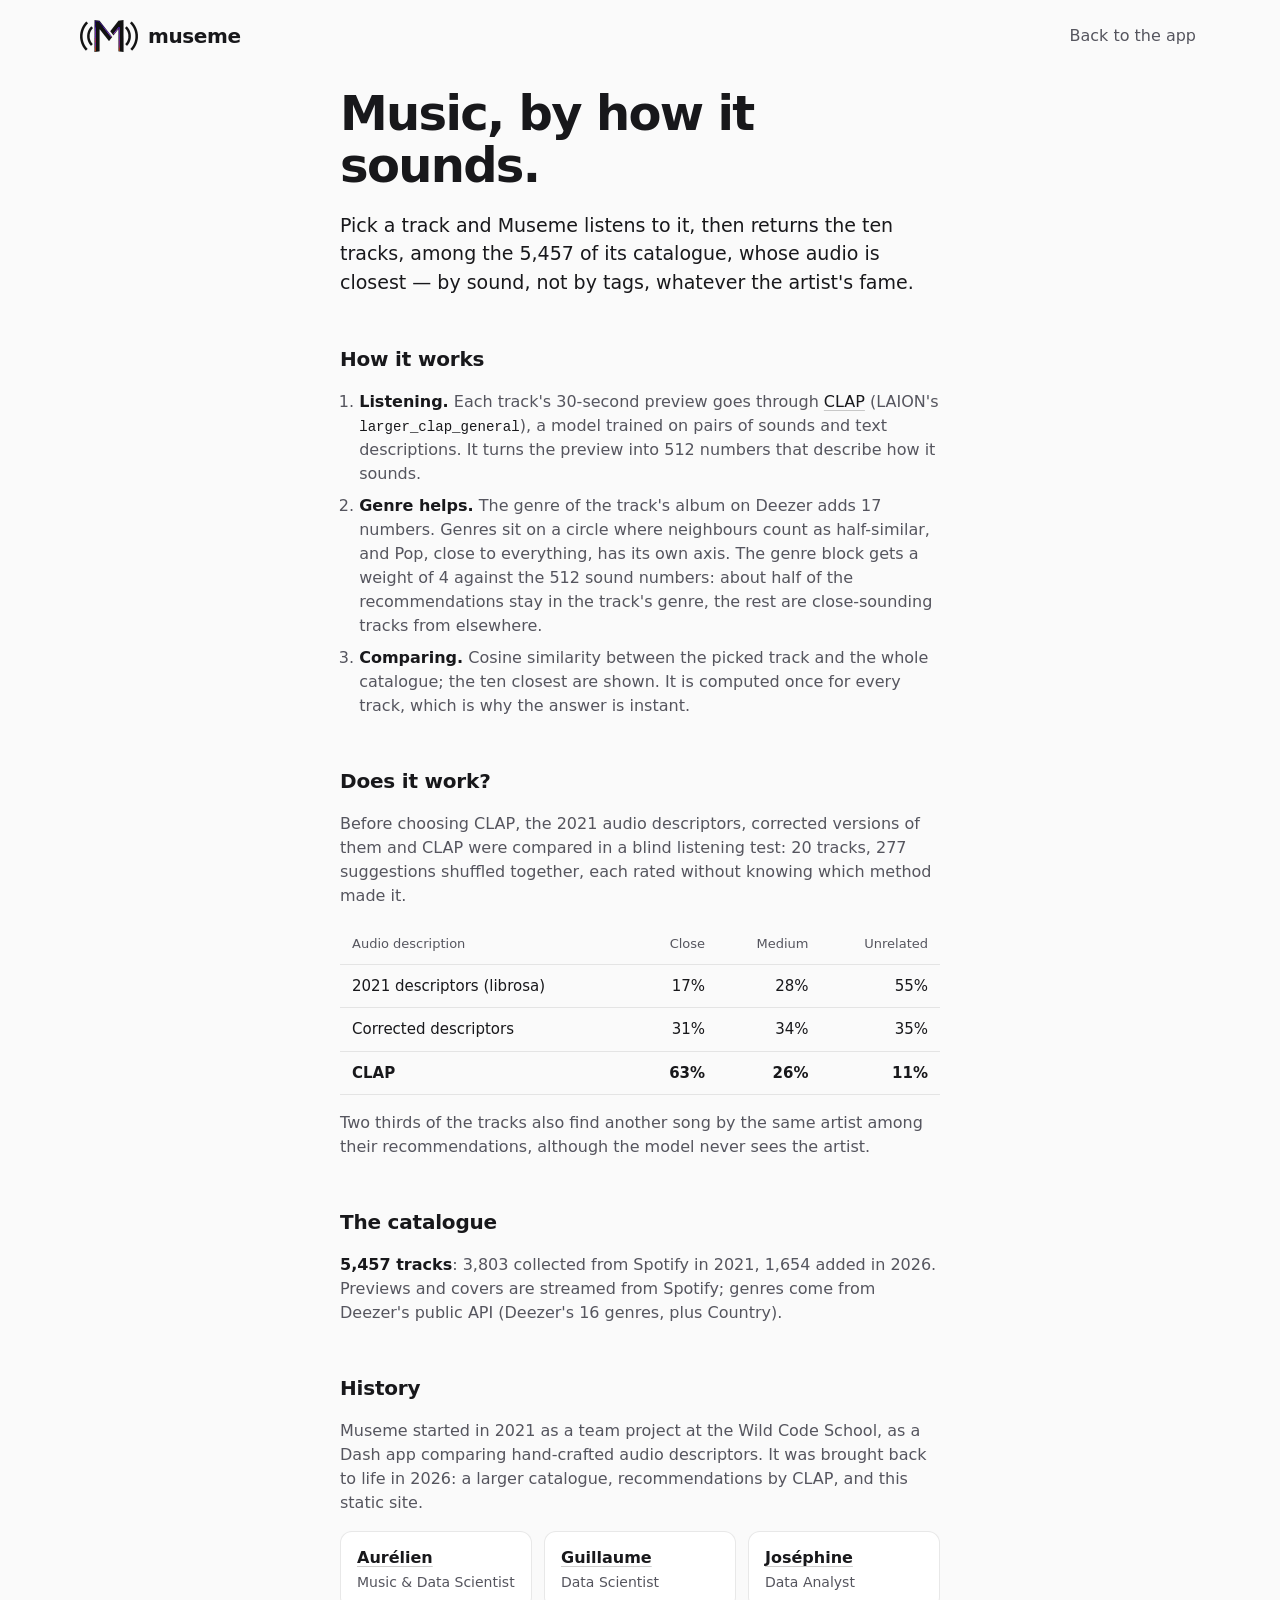
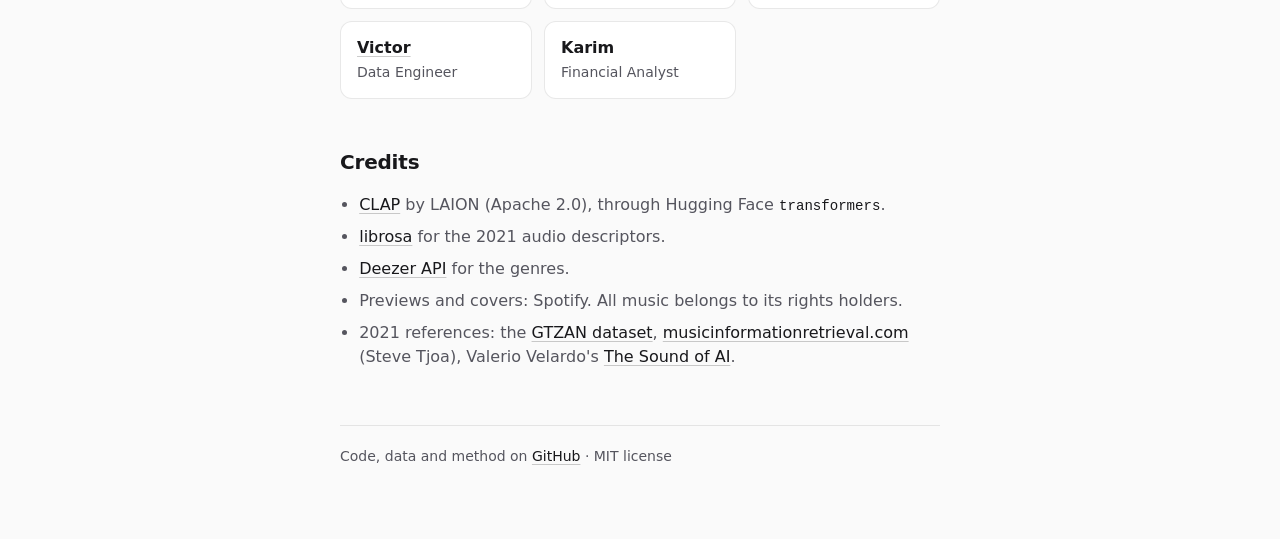
<file: web/about.html>
<!doctype html>
<html lang="en">
<head>
  <meta charset="utf-8">
  <meta name="viewport" content="width=device-width, initial-scale=1, viewport-fit=cover">
  <title>About — Museme</title>
  <meta name="description" content="How Museme recommends music by sound: CLAP audio embeddings, Deezer genres, cosine similarity.">
  <meta name="color-scheme" content="dark light">
  <meta name="theme-color" content="#0e0e10" media="(prefers-color-scheme: dark)">
  <meta name="theme-color" content="#fafafa" media="(prefers-color-scheme: light)">
  <link rel="icon" href="favicon.ico" sizes="any">
  <link rel="apple-touch-icon" href="img/apple-touch-icon.png">
  <link rel="manifest" href="manifest.webmanifest">
  <link rel="stylesheet" href="style.css">
</head>
<body>
  <header class="top">
    <a class="brand" href="./">
      <picture>
        <source srcset="img/logo-black.png" media="(prefers-color-scheme: light)">
        <img src="img/logo-white.png" alt="" width="58" height="32">
      </picture>
      <span>museme</span>
    </a>
    <nav><a href="./">Back to the app</a></nav>
  </header>

  <main class="prose">
    <h1>Music, by how it sounds.</h1>
    <p class="lead">Pick a track and Museme listens to it, then returns the ten tracks, among the
      5,457 of its catalogue, whose audio is closest — by sound, not by tags, whatever the
      artist's fame.</p>

    <h2>How it works</h2>
    <ol>
      <li><strong>Listening.</strong> Each track's 30-second preview goes through
        <a href="https://github.com/LAION-AI/CLAP">CLAP</a> (LAION's <code>larger_clap_general</code>),
        a model trained on pairs of sounds and text descriptions. It turns the preview into
        512 numbers that describe how it sounds.</li>
      <li><strong>Genre helps.</strong> The genre of the track's album on Deezer adds 17 numbers.
        Genres sit on a circle where neighbours count as half-similar, and Pop, close to
        everything, has its own axis. The genre block gets a weight of 4 against the 512
        sound numbers: about half of the recommendations stay in the track's genre, the rest
        are close-sounding tracks from elsewhere.</li>
      <li><strong>Comparing.</strong> Cosine similarity between the picked track and the whole
        catalogue; the ten closest are shown. It is computed once for every track, which is
        why the answer is instant.</li>
    </ol>

    <h2>Does it work?</h2>
    <p>Before choosing CLAP, the 2021 audio descriptors, corrected versions of them and CLAP
      were compared in a blind listening test: 20 tracks, 277 suggestions shuffled together,
      each rated without knowing which method made it.</p>
    <div class="table-wrap">
      <table>
        <thead>
          <tr><th>Audio description</th><th>Close</th><th>Medium</th><th>Unrelated</th></tr>
        </thead>
        <tbody>
          <tr><td>2021 descriptors (librosa)</td><td>17%</td><td>28%</td><td>55%</td></tr>
          <tr><td>Corrected descriptors</td><td>31%</td><td>34%</td><td>35%</td></tr>
          <tr class="best"><td>CLAP</td><td>63%</td><td>26%</td><td>11%</td></tr>
        </tbody>
      </table>
    </div>
    <p>Two thirds of the tracks also find another song by the same artist among their
      recommendations, although the model never sees the artist.</p>

    <h2>The catalogue</h2>
    <p><strong>5,457 tracks</strong>: 3,803 collected from Spotify in 2021, 1,654 added in 2026.
      Previews and covers are streamed from Spotify; genres come from Deezer's public API
      (Deezer's 16 genres, plus Country).</p>

    <h2>History</h2>
    <p>Museme started in 2021 as a team project at the Wild Code School, as a Dash app
      comparing hand-crafted audio descriptors. It was brought back to life in 2026: a larger
      catalogue, recommendations by CLAP, and this static site.</p>
    <ul class="team">
      <li><b><a href="https://www.linkedin.com/in/aur%C3%A9lien-choron-390503201/">Aurélien</a></b><span>Music &amp; Data Scientist</span></li>
      <li><b><a href="https://www.linkedin.com/in/guillaume-decroix-76724ab1/">Guillaume</a></b><span>Data Scientist</span></li>
      <li><b><a href="https://www.linkedin.com/in/jos%C3%A9phine-foy-39aa0b182/">Joséphine</a></b><span>Data Analyst</span></li>
      <li><b><a href="https://www.linkedin.com/in/victorandouard/">Victor</a></b><span>Data Engineer</span></li>
      <li><b>Karim</b><span>Financial Analyst</span></li>
    </ul>

    <h2>Credits</h2>
    <ul>
      <li><a href="https://github.com/LAION-AI/CLAP">CLAP</a> by LAION (Apache 2.0), through Hugging Face <code>transformers</code>.</li>
      <li><a href="https://librosa.org">librosa</a> for the 2021 audio descriptors.</li>
      <li><a href="https://developers.deezer.com/api">Deezer API</a> for the genres.</li>
      <li>Previews and covers: Spotify. All music belongs to its rights holders.</li>
      <li>2021 references: the <a href="https://www.kaggle.com/datasets/andradaolteanu/gtzan-dataset-music-genre-classification">GTZAN dataset</a>,
        <a href="https://musicinformationretrieval.com/">musicinformationretrieval.com</a> (Steve Tjoa),
        Valerio Velardo's <a href="https://www.youtube.com/channel/UCZPFjMe1uRSirmSpznqvJfQ">The Sound of AI</a>.</li>
    </ul>

    <footer>
      Code, data and method on <a href="https://github.com/Aurelien-Choron/museme">GitHub</a> · MIT license
    </footer>
  </main>
</body>
</html>
</file>
<file: web/style.css>
/* Museme : une feuille pour les deux pages (index.html, about.html).
   Theme sombre par defaut, clair si l'appareil est regle en clair.
   Paliers : moins de 600 px (une colonne), 600-899 px, 900 px et plus. */

:root {
  color-scheme: dark;
  --bg: #0e0e10;
  --surface: #17171a;
  --surface-2: #232328;
  --hover: rgba(255, 255, 255, .06);
  --line: rgba(255, 255, 255, .09);
  --line-strong: rgba(255, 255, 255, .22);
  --text: #f4f4f5;
  --muted: #a1a1aa;
  --accent: #a78bfa;
  --accent-2: #fb923c;
  --on-accent: #0e0e10;
  --shadow: 0 18px 50px -18px rgba(0, 0, 0, .7);
  --bar-h: 76px;
  --gutter: clamp(16px, 4vw, 40px);
  --max: 1200px;
  --font: ui-sans-serif, system-ui, -apple-system, "Segoe UI Variable Text", "Segoe UI", Roboto, "Helvetica Neue", Arial, sans-serif;
}

@media (prefers-color-scheme: light) {
  :root {
    color-scheme: light;
    --bg: #fafafa;
    --surface: #ffffff;
    --surface-2: #ececef;
    --hover: rgba(0, 0, 0, .045);
    --line: rgba(0, 0, 0, .09);
    --line-strong: rgba(0, 0, 0, .2);
    --text: #18181b;
    --muted: #55555e;
    --accent: #7c3aed;
    --accent-2: #ea580c;
    --on-accent: #ffffff;
    --shadow: 0 18px 50px -22px rgba(0, 0, 0, .35);
  }
}

*, *::before, *::after { box-sizing: border-box; }

html { -webkit-text-size-adjust: 100%; }

body {
  margin: 0;
  min-height: 100vh;
  background: var(--bg);
  color: var(--text);
  font: 400 16px/1.5 var(--font);
  -webkit-font-smoothing: antialiased;
  overflow-x: hidden;
}

/* La barre de lecture est fixe : la page garde sa hauteur en bas pour que la
   derniere recommandation ne passe jamais dessous. */
body.has-player { padding-bottom: calc(var(--bar-h) + env(safe-area-inset-bottom)); }

img { display: block; max-width: 100%; }
button, input { font: inherit; color: inherit; }
button { cursor: pointer; }
button:disabled { cursor: default; opacity: .45; }
a { color: inherit; }
:focus-visible { outline: 2px solid var(--accent); outline-offset: 2px; }

.visually-hidden {
  position: absolute; width: 1px; height: 1px; margin: -1px; padding: 0;
  overflow: hidden; clip: rect(0 0 0 0); white-space: nowrap; border: 0;
}

.icon { width: 20px; height: 20px; flex: none; }
/* Sprite des icones : l'attribut hidden ne s'applique pas a un <svg>. */
.sprite { position: absolute; width: 0; height: 0; overflow: hidden; }

.label {
  margin: 0;
  font-size: 12px;
  font-weight: 600;
  letter-spacing: .08em;
  text-transform: uppercase;
  color: var(--muted);
}

.icon-btn {
  display: inline-grid;
  place-items: center;
  width: 44px;
  height: 44px;
  flex: none;
  padding: 0;
  border: 0;
  border-radius: 50%;
  background: none;
  color: var(--muted);
  transition: color .15s, background-color .15s;
}
.icon-btn:hover:not(:disabled) { color: var(--text); background: var(--hover); }

/* ---------- En-tete ---------- */

.top {
  display: flex;
  align-items: center;
  justify-content: space-between;
  max-width: var(--max);
  margin: 0 auto;
  padding: 14px var(--gutter);
}

.brand {
  display: inline-flex;
  align-items: center;
  gap: 10px;
  text-decoration: none;
  font-weight: 700;
  font-size: 20px;
  letter-spacing: -.02em;
}
.brand img { width: 58px; height: 32px; }

.top nav { display: flex; align-items: center; gap: 12px; }
.top nav a {
  display: inline-block;
  padding: 10px 4px;
  color: var(--muted);
  text-decoration: none;
  font-weight: 500;
}
.top nav a:hover { color: var(--text); }

/* Connexion Spotify : seulement dans un navigateur invite (spotify.js). */
.nav-btn {
  display: inline-flex;
  align-items: center;
  gap: 8px;
  height: 36px;
  padding: 0 14px 0 10px;
  border: 1px solid var(--line-strong);
  border-radius: 999px;
  background: none;
  color: var(--muted);
  font-size: 14px;
  font-weight: 500;
  white-space: nowrap;
  transition: color .15s, background-color .15s;
}
.nav-btn:hover:not(:disabled) { color: var(--text); background: var(--hover); }
.nav-btn[hidden] { display: none; }
/* Logo Spotify : 21 px au minimum, vert quand la session est prete. */
.nav-btn .icon { width: 22px; height: 22px; }
.nav-btn.is-on .icon, .player-spotify { color: #1ed760; }
/* Telephone : l'icone seule, le logo de Museme garde sa place. */
@media (max-width: 599px) {
  .nav-btn { width: 40px; height: 40px; padding: 0; justify-content: center; }
  .nav-btn span { display: none; }
}

/* ---------- Mise en page ---------- */

.layout {
  display: grid;
  grid-template-columns: minmax(0, 1fr);
  gap: 28px;
  max-width: var(--max);
  margin: 0 auto;
  padding: 8px var(--gutter) 48px;
}

/* Une colonne : la recherche reste collee en haut de l'ecran. Elle doit etre
   un enfant direct de .layout, en bloc et non en grille : dans une grille,
   un element colle ne sort pas de sa cellule. */
@media (max-width: 599px) {
  .layout { display: block; }
  .pick { display: contents; }
  .recos { margin-top: 28px; }
  .hero { margin-bottom: 20px; }
  .try { margin-top: 28px; }
}

@media (min-width: 600px) {
  .layout { grid-template-columns: 280px minmax(0, 1fr); gap: 32px; }
}

@media (min-width: 900px) {
  .layout { grid-template-columns: 340px minmax(0, 1fr); gap: 56px; }
}

/* Accueil, avant tout choix : une colonne centree, la recherche au milieu,
   plus grande. .is-empty l'emporte sur les grilles ci-dessus. */
.layout.is-empty {
  grid-template-columns: minmax(0, 640px);
  justify-content: center;
  gap: 28px;
  padding-top: clamp(24px, 9vh, 112px);
  text-align: center;
}
.layout.is-empty .pick { position: static; }

/* Colonne gauche fixe au defilement quand l'ecran est assez haut pour elle. */
@media (min-width: 600px) and (min-height: 760px) {
  .pick { position: sticky; top: 16px; align-self: start; }
}

/* ---------- Recherche ---------- */

.search { position: relative; display: flex; gap: 8px; align-items: center; }
@media (max-width: 599px) {
  .search {
    position: sticky;
    top: 0;
    z-index: 20;
    margin: -8px calc(-1 * var(--gutter)) 0;
    padding: 8px var(--gutter);
    background: var(--bg);
  }
}

.search-field { position: relative; flex: 1; min-width: 0; }

.search-icon {
  position: absolute;
  left: 16px;
  top: 50%;
  transform: translateY(-50%);
  color: var(--muted);
  pointer-events: none;
}

.search input {
  width: 100%;
  height: 48px;
  padding: 0 40px 0 46px;
  border: 1px solid var(--line);
  border-radius: 999px;
  background: var(--surface);
  font-size: 16px; /* sous 16 px, iOS zoome sur le champ */
  transition: border-color .15s, box-shadow .15s;
  -webkit-appearance: none;
  appearance: none;
}
.search input::placeholder { color: var(--muted); opacity: 1; }
.search input:focus { outline: none; border-color: var(--accent); box-shadow: 0 0 0 3px color-mix(in srgb, var(--accent) 25%, transparent); }
.search input::-webkit-search-cancel-button { -webkit-appearance: none; }

.search-key {
  position: absolute;
  right: 14px;
  top: 50%;
  transform: translateY(-50%);
  padding: 0 7px;
  border: 1px solid var(--line-strong);
  border-radius: 5px;
  color: var(--muted);
  font: 12px/18px var(--font);
  pointer-events: none;
}
.search input:focus ~ .search-key,
.search input:not(:placeholder-shown) ~ .search-key { display: none; }
@media (hover: none) {
  .search-key { display: none; }
  .search input { padding-right: 16px; }
}

.surprise { width: 48px; height: 48px; border: 1px solid var(--line); background: var(--surface); }

/* Suggestions : plus larges que la colonne quand la place le permet. */
.results {
  position: absolute;
  top: calc(100% + 6px);
  left: 0;
  z-index: 30;
  width: max(100%, min(520px, calc(100vw - 2 * var(--gutter))));
  max-height: min(60vh, 456px);
  margin: 0;
  padding: 6px;
  overflow-y: auto;
  overscroll-behavior: contain;
  list-style: none;
  background: var(--surface);
  border: 1px solid var(--line);
  border-radius: 14px;
  box-shadow: var(--shadow);
}
@media (max-width: 599px) {
  .results { left: var(--gutter); width: calc(100% - 2 * var(--gutter)); top: calc(100% - 2px); }
}

.results li {
  display: grid;
  grid-template-columns: 40px minmax(0, 1fr);
  gap: 12px;
  align-items: center;
  min-height: 52px;
  padding: 6px 8px;
  border-radius: 8px;
  cursor: pointer;
}
.results li[aria-selected="true"] { background: var(--hover); }
@media (hover: hover) { .results li:hover { background: var(--hover); } }
.results .empty { display: block; min-height: 0; padding: 12px; color: var(--muted); cursor: default; }

.opt-cover { width: 40px; height: 40px; border-radius: 4px; object-fit: cover; background: var(--surface-2); }
.opt-text, .row-text, .player-text { display: grid; min-width: 0; }
.opt-title, .opt-artist { overflow: hidden; white-space: nowrap; text-overflow: ellipsis; }
.opt-title { font-weight: 500; }
.opt-artist { font-size: 14px; color: var(--muted); }
mark { background: none; color: inherit; font-weight: 700; }
.opt-artist mark { color: var(--text); }

/* ---------- Morceau de depart ---------- */

.seed { margin-top: 24px; }
.seed[hidden] { display: none; }

.seed-cover {
  width: 100%;
  height: auto;
  aspect-ratio: 1;
  object-fit: cover;
  border-radius: 12px;
  /* --thumb : la vignette 64 px, deja en cache, en attendant la grande */
  background: var(--surface-2) var(--thumb, none) center / cover no-repeat;
  box-shadow: var(--shadow);
}

.cover-missing {
  display: grid;
  place-items: center;
  color: var(--muted);
  font-size: 20px;
}
.seed-cover.cover-missing { font-size: 64px; }

.seed-text { min-width: 0; padding-top: 18px; }

.seed-title {
  margin: 6px 0 2px;
  font-size: clamp(1.25rem, 1rem + .8vw, 1.6rem);
  font-weight: 700;
  line-height: 1.2;
  letter-spacing: -.015em;
  overflow-wrap: anywhere;
  display: -webkit-box;
  -webkit-line-clamp: 3;
  -webkit-box-orient: vertical;
  overflow: hidden;
}

.seed-artist { margin: 0; color: var(--muted); font-size: 17px; }

.seed-album {
  margin: 6px 0 0;
  overflow: hidden;
  white-space: nowrap;
  text-overflow: ellipsis;
  font-size: 14px;
  color: var(--muted);
}

.play-pill {
  display: inline-flex;
  align-items: center;
  gap: 8px;
  min-height: 44px;
  margin-top: 18px;
  padding: 0 20px 0 16px;
  border: 0;
  border-radius: 999px;
  background: var(--accent);
  color: var(--on-accent);
  font-weight: 600;
  transition: transform .15s, filter .15s;
}
.play-pill:hover { filter: brightness(1.08); }
.play-pill:active { transform: scale(.97); }

@media (max-width: 599px) {
  .seed {
    display: grid;
    grid-template-columns: 88px minmax(0, 1fr);
    gap: 16px;
    align-items: center;
    margin-top: 12px;
  }
  .seed-cover { border-radius: 8px; box-shadow: none; }
  .seed-cover.cover-missing { font-size: 32px; }
  .seed-text { padding-top: 0; }
  .seed-text .label { display: none; }
  .seed-title { margin-top: 0; font-size: 18px; -webkit-line-clamp: 2; }
  .seed-artist { font-size: 15px; }
  .seed-album { display: none; }
  .play-pill { margin-top: 10px; min-height: 40px; padding: 0 16px 0 12px; font-size: 14px; }
}

/* ---------- Accueil (avant tout choix) ---------- */

.hero h2 {
  margin: 0 0 12px;
  font-size: clamp(1.8rem, 1.1rem + 2.6vw, 3rem);
  line-height: 1.08;
  letter-spacing: -.035em;
}
.hero p { margin: 0 auto; max-width: 520px; color: var(--muted); font-size: 17px; }

.is-empty .search input {
  height: 58px;
  padding-left: 52px;
  font-size: 18px;
  border-color: var(--line-strong);
  box-shadow: 0 10px 40px -16px color-mix(in srgb, var(--accent) 45%, transparent);
}
.is-empty .search input:focus {
  border-color: var(--accent);
  box-shadow: 0 0 0 3px color-mix(in srgb, var(--accent) 25%, transparent),
              0 10px 40px -16px color-mix(in srgb, var(--accent) 45%, transparent);
}
.is-empty .search-icon { left: 19px; width: 22px; height: 22px; }
.is-empty .surprise { width: 58px; height: 58px; }
.is-empty .results { text-align: left; }

.try .label { margin-bottom: 12px; }
.chips { display: flex; flex-wrap: wrap; justify-content: center; gap: 8px; }
.chip {
  display: inline-flex;
  align-items: center;
  gap: 10px;
  max-width: 100%;
  min-height: 44px;
  padding: 4px 14px 4px 4px;
  border: 1px solid var(--line);
  border-radius: 999px;
  background: var(--surface);
  text-align: left;
  transition: border-color .15s;
}
.chip:hover { border-color: var(--line-strong); }
.chip img, .chip .cover-missing { width: 34px; height: 34px; border-radius: 50%; object-fit: cover; flex: none; }
.chip span { overflow: hidden; white-space: nowrap; text-overflow: ellipsis; font-size: 14px; }
.chip b { font-weight: 600; }
.chip-surprise { display: none; }
.chip-surprise .icon { width: 34px; height: 34px; padding: 7px; border-radius: 50%; background: var(--hover); flex: none; }

/* Accueil sur mobile : sans la phrase d'explication (reprise dans About), une
   recherche a 16 px qui laisse lire tout le texte indicatif, et le de en
   derniere puce des exemples plutot qu'a cote de la recherche. */
@media (max-width: 599px) {
  .hero p { display: none; }
  .hero { margin-bottom: 10px; }
  .is-empty .search input { font-size: 16px; }
  .is-empty .surprise { display: none; }
  .chip-surprise { display: inline-flex; }
}

/* ---------- Recommandations ---------- */

.recos { min-width: 0; }
.recos .label { margin: 4px 0 8px; overflow: hidden; white-space: nowrap; text-overflow: ellipsis; }
#recos-seed { color: var(--text); }

.reco-list { margin: 0; padding: 0; list-style: none; }

.row {
  display: grid;
  grid-template-columns: minmax(0, 1fr) auto;
  align-items: center;
  border-radius: 10px;
  transition: background-color .15s;
}
@media (hover: hover) { .row:hover { background: var(--hover); } }
.row.is-current { background: var(--hover); }

.row-main {
  display: grid;
  grid-template-columns: 28px 48px minmax(0, 1fr);
  gap: 14px;
  align-items: center;
  min-height: 64px;
  padding: 8px 8px;
  border: 0;
  border-radius: 10px;
  background: none;
  text-align: left;
}

.row-rank {
  display: grid;
  place-items: center;
  height: 24px;
  color: var(--muted);
  font-size: 14px;
  font-variant-numeric: tabular-nums;
}
.row-rank > * { grid-area: 1 / 1; }
.row-rank .icon { width: 16px; height: 16px; color: var(--text); }
.row-icon-play, .row-icon-pause, .row-rank .eq { visibility: hidden; }
@media (hover: hover) {
  .row:hover .row-num { visibility: hidden; }
  .row:hover:not(.is-playing) .row-icon-play { visibility: visible; }
  .row.is-playing:hover .row-icon-pause { visibility: visible; }
  .row.is-playing:hover .eq { visibility: hidden; }
}
.row.is-current .row-num { visibility: hidden; }
.row.is-current .eq { visibility: visible; }

.row-cover { width: 48px; height: 48px; border-radius: 6px; object-fit: cover; background: var(--surface-2); }

.row-title, .row-artist { overflow: hidden; white-space: nowrap; text-overflow: ellipsis; }
.row-title { font-weight: 600; }
.row-artist { font-size: 14px; color: var(--muted); }
.row.is-current .row-title { color: var(--accent); }

.row-similar { margin-right: 4px; }
@media (hover: hover) {
  .row .row-similar { opacity: 0; transition: opacity .15s, color .15s, background-color .15s; }
  .row:hover .row-similar, .row:focus-within .row-similar { opacity: 1; }
}

@media (max-width: 599px) {
  .row-main { grid-template-columns: 22px 44px minmax(0, 1fr); gap: 12px; padding: 6px 4px; min-height: 60px; }
  .row-cover { width: 44px; height: 44px; }
  .row-similar { margin-right: 0; }
}

/* Petit egaliseur sur la ligne en cours, fige en pause */
.eq { display: inline-flex; align-items: flex-end; gap: 2px; height: 14px; }
.eq i { width: 3px; height: 4px; border-radius: 1px; background: var(--accent); }
.row.is-playing .eq i { animation: eq .9s ease-in-out infinite alternate; }
.eq i:nth-child(2) { animation-delay: -.35s; }
.eq i:nth-child(3) { animation-delay: -.7s; }
@keyframes eq { from { height: 3px; } to { height: 14px; } }
@media (prefers-reduced-motion: reduce) {
  .row.is-playing .eq i { animation: none; height: 10px; }
}

/* ---------- Barre de lecture ---------- */

.player {
  position: fixed;
  left: 0;
  right: 0;
  bottom: 0;
  z-index: 40;
  display: grid;
  grid-template-columns: minmax(0, 1fr) minmax(0, 1.4fr) minmax(0, 1fr);
  gap: 16px;
  align-items: center;
  height: calc(var(--bar-h) + env(safe-area-inset-bottom));
  padding: 0 var(--gutter) env(safe-area-inset-bottom);
  background: var(--surface);
  background: color-mix(in srgb, var(--surface) 88%, transparent);
  -webkit-backdrop-filter: blur(18px);
  backdrop-filter: blur(18px);
  border-top: 1px solid var(--line);
  animation: slide-up .25s ease-out;
}
.player[hidden] { display: none; }
@keyframes slide-up { from { transform: translateY(100%); } }
@media (prefers-reduced-motion: reduce) { .player { animation: none; } }

.player-track { display: flex; align-items: center; gap: 12px; min-width: 0; }
.player-cover, .player-cover img { width: 52px; height: 52px; flex: none; border-radius: 6px; object-fit: cover; background: var(--surface-2); }
.player-title, .player-artist { overflow: hidden; white-space: nowrap; text-overflow: ellipsis; }
.player-title { font-weight: 600; font-size: 15px; }
.player-artist { font-size: 13px; color: var(--muted); }

.player-center { display: grid; gap: 2px; justify-items: center; min-width: 0; }
.player-controls { display: flex; align-items: center; gap: 12px; }
.player-controls .icon-btn { width: 40px; height: 40px; color: var(--text); }

.play-btn {
  display: grid;
  place-items: center;
  width: 40px;
  height: 40px;
  padding: 0;
  border: 0;
  border-radius: 50%;
  background: var(--text);
  color: var(--bg);
  transition: transform .15s;
}
.play-btn:hover { transform: scale(1.06); }
.play-btn .icon { width: 18px; height: 18px; }

.player-progress { display: flex; align-items: center; gap: 10px; width: 100%; max-width: 560px; }
.time { min-width: 34px; font-size: 12px; color: var(--muted); font-variant-numeric: tabular-nums; text-align: center; }

.player-extra { display: flex; align-items: center; justify-content: flex-end; gap: 4px; min-width: 0; }
.player-spotify[hidden] { display: none; }
.player-spotify .icon { width: 22px; height: 22px; }
.icon-btn.player-spotify:hover { color: #1ed760; }

/* Fine ligne de progression, en une colonne seulement */
.player-line { display: none; position: absolute; left: 0; right: 0; top: -1px; height: 2px; background: var(--line); }
.player-line span { display: block; height: 100%; width: 0; background: linear-gradient(90deg, var(--accent), var(--accent-2)); }

/* Hors de la barre de lecture : visible aussi avant le premier morceau. */
.toast {
  position: fixed;
  z-index: 50;
  left: 50%;
  bottom: calc(var(--bar-h) + env(safe-area-inset-bottom) + 12px);
  width: max-content;
  max-width: calc(100vw - 32px);
  margin: 0;
  padding: 8px 14px;
  border-radius: 8px;
  background: var(--text);
  color: var(--bg);
  font-size: 14px;
  text-align: center;
  transform: translateX(-50%);
  opacity: 0;
  pointer-events: none;
  transition: opacity .2s;
}
.toast.is-visible { opacity: 1; }

@media (max-width: 899px) {
  .player { grid-template-columns: minmax(0, 1fr) auto auto; }
  .player-center { display: contents; }
  .player-progress { display: none; }
  .player-line { display: block; }
  .volume, .volume-btn { display: none; }
}

@media (max-width: 599px) {
  :root { --bar-h: 64px; }
  .player { gap: 4px; padding-right: calc(var(--gutter) - 8px); }
  .player-cover, .player-cover img { width: 44px; height: 44px; }
  #p-prev, #p-similar { display: none; }
  .player-controls { gap: 4px; }
  .player-controls .icon-btn { width: 44px; height: 44px; }
}

/* Curseurs (position, volume) : piste fine, partie jouee aux couleurs du logo */
.range {
  --p: 0%;
  width: 100%;
  height: 16px;
  margin: 0;
  background: transparent;
  cursor: pointer;
  -webkit-appearance: none;
  appearance: none;
}
.range::-webkit-slider-runnable-track {
  height: 4px;
  border-radius: 2px;
  background: linear-gradient(90deg, var(--accent), var(--accent-2)) 0 0 / var(--p) 100% no-repeat, var(--line-strong);
}
.range::-webkit-slider-thumb {
  width: 12px;
  height: 12px;
  margin-top: -4px;
  border-radius: 50%;
  background: var(--text);
  opacity: 0;
  transition: opacity .15s;
  -webkit-appearance: none;
  appearance: none;
}
.range:hover::-webkit-slider-thumb, .range:focus-visible::-webkit-slider-thumb { opacity: 1; }
.range::-moz-range-track { height: 4px; border-radius: 2px; background: var(--line-strong); }
.range::-moz-range-progress { height: 4px; border-radius: 2px; background: linear-gradient(90deg, var(--accent), var(--accent-2)); }
.range::-moz-range-thumb { width: 12px; height: 12px; border: 0; border-radius: 50%; background: var(--text); }
.range:focus-visible { outline-offset: 4px; }
.range.volume { width: 100px; flex: none; }

/* ---------- Page About ---------- */

.prose {
  max-width: 680px;
  margin: 0 auto;
  padding: 16px var(--gutter) 72px;
}
.prose h1 {
  margin: 0 0 16px;
  font-size: clamp(2rem, 1.4rem + 2.4vw, 3rem);
  line-height: 1.08;
  letter-spacing: -.035em;
}
.prose h2 { margin: 48px 0 12px; font-size: 20px; letter-spacing: -.01em; }
.prose p, .prose li { color: var(--muted); }
.prose strong { color: var(--text); font-weight: 600; }
.prose code { font-size: .88em; color: var(--text); }
.prose .lead { font-size: 19px; color: var(--text); }
.prose ol, .prose ul { padding-left: 1.2em; }
.prose li { margin-bottom: 8px; }
.prose a { color: var(--text); text-decoration-color: var(--line-strong); text-underline-offset: 3px; }
.prose a:hover { text-decoration-color: var(--accent); }

.table-wrap { overflow-x: auto; }
.prose table { width: 100%; border-collapse: collapse; font-size: 15px; font-variant-numeric: tabular-nums; }
.prose th, .prose td { padding: 10px 12px; border-bottom: 1px solid var(--line); text-align: right; white-space: nowrap; }
.prose th:first-child, .prose td:first-child { text-align: left; white-space: normal; }
.prose th { color: var(--muted); font-weight: 500; font-size: 13px; }
.prose tr.best td { color: var(--text); font-weight: 600; }

.prose .team { padding: 0; }
.team { display: grid; grid-template-columns: repeat(auto-fill, minmax(180px, 1fr)); gap: 12px; padding: 0; list-style: none; }
.team li { margin: 0; padding: 14px 16px; border: 1px solid var(--line); border-radius: 12px; background: var(--surface); }
.team b { display: block; color: var(--text); font-weight: 600; }
.team span { font-size: 14px; }

.prose footer { margin-top: 56px; padding-top: 20px; border-top: 1px solid var(--line); font-size: 14px; color: var(--muted); }
</file>
